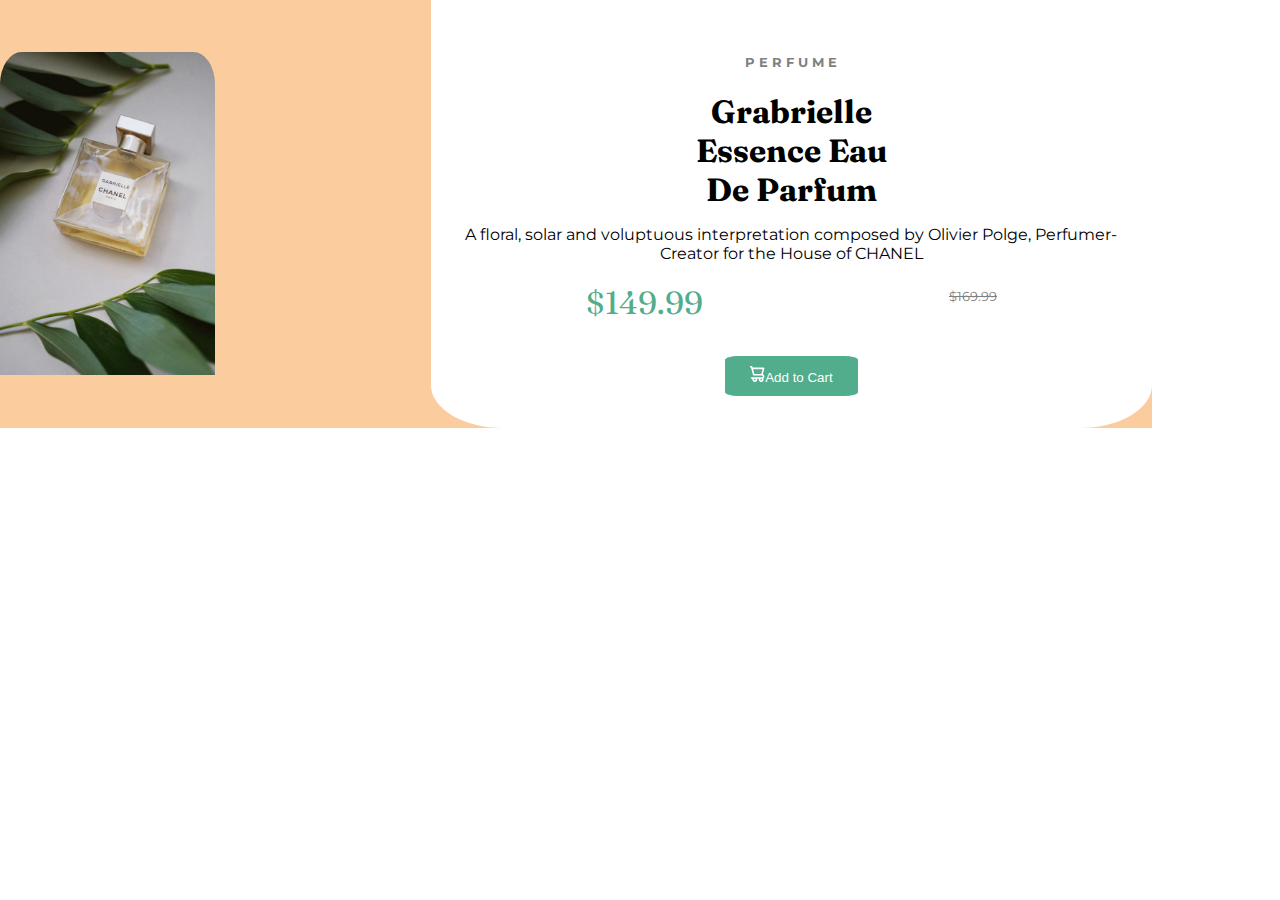
<file: index.html>
<!DOCTYPE html>
<html lang="en">
<head>
    <meta charset="UTF-8">
    <meta name="viewport" content="width=device-width, initial-scale=1.0">
    <link rel="stylesheet" href="style.css">
    <link rel="preconnect" href="https://fonts.googleapis.com">
    <link rel="preconnect" href="https://fonts.gstatic.com" crossorigin>
    <link href="https://fonts.googleapis.com/css2?family=Fraunces:opsz,wght@9..144,700&family=Montserrat:ital,wght@0,500;1,700&display=swap" rel="stylesheet">
    <title>Product Preview</title>
</head>
<body>
    <div class="container">
        <div class="image">
            <img src="img/image-product-mobile.jpg" alt="Product Image" class="image__mobile">
            <img src="img/image-product-desktop.jpg" alt="Product Image" class="image__desktop">
        </div>
        <div class="infobloc">
            <h5 class="infobloc__name">P E R F U M E</h5>
            <h1 class="infobloc__titre">Grabrielle<br>Essence Eau<br>De Parfum</h1>
            <p class="product-description">A floral, solar and voluptuous interpretation composed by Olivier Polge, Perfumer-Creator for the House of CHANEL</p>
            <div class="price">
                <p class="price__real">$149.99</p>
                <p class="price__crossed">$169.99</p>
            </div>
            <button type="button"><img src="img/icon-cart.svg" alt="Cart Icon">Add to Cart</button>
        </div>
    </div>
</body>
</html>
</file>
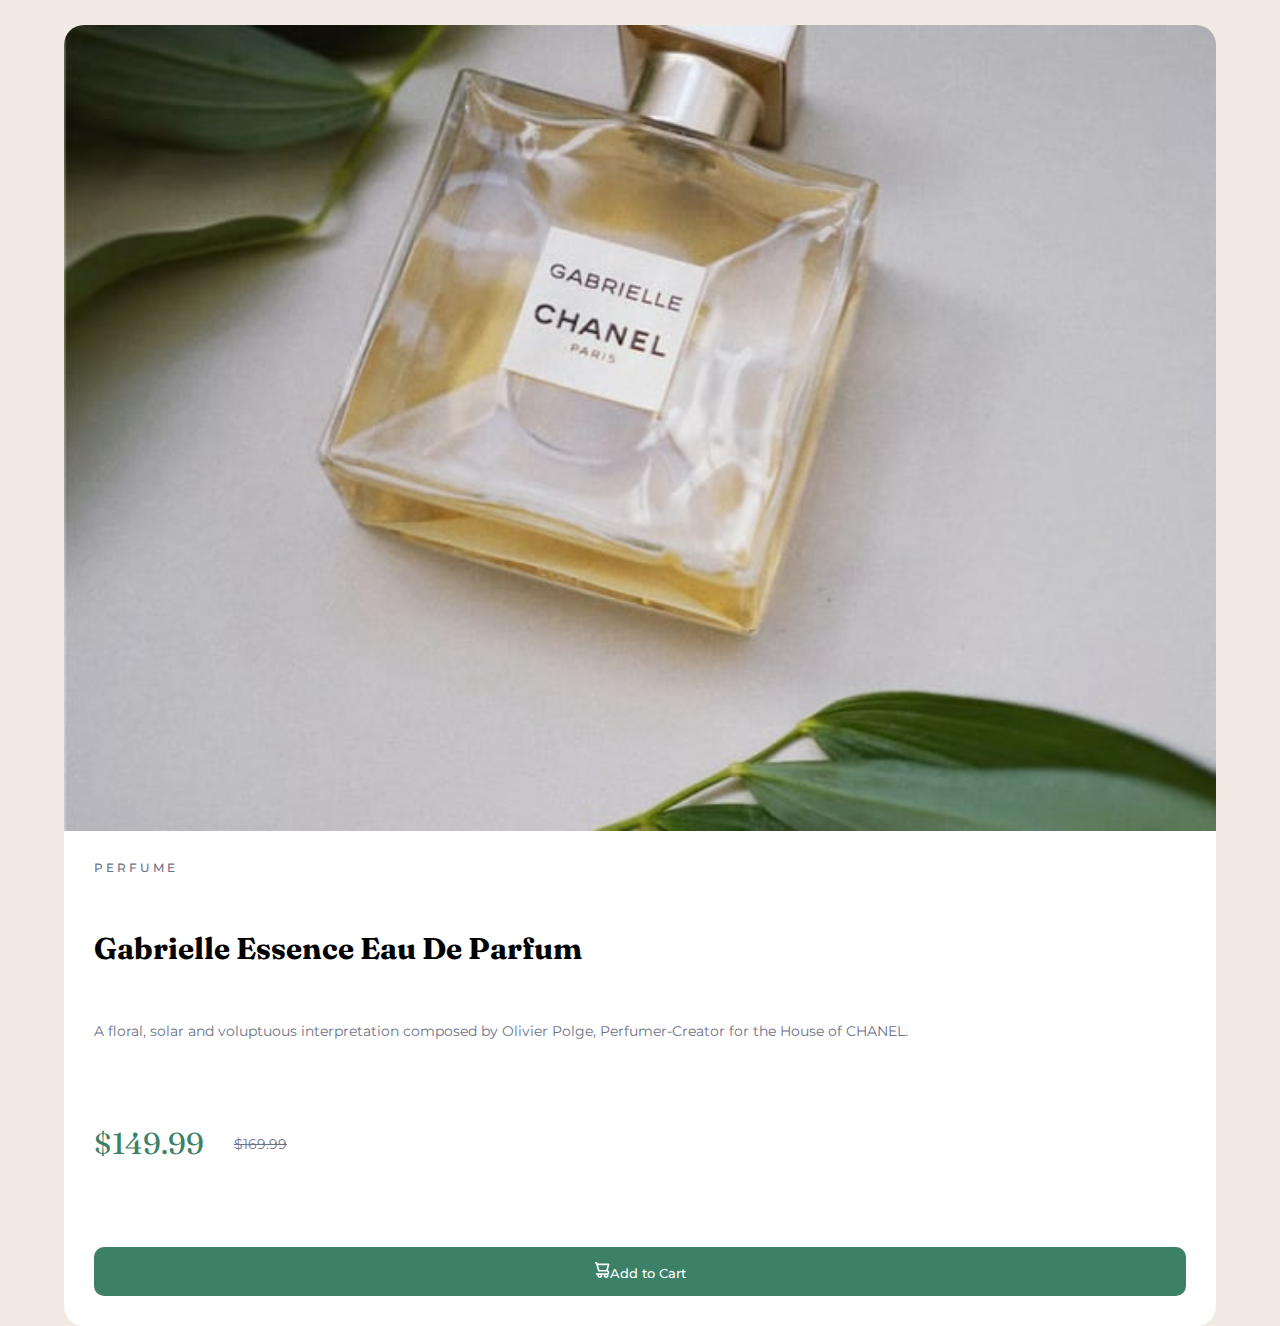
<file: product-preview/index.html>
<!DOCTYPE html>
<html lang="en">
<head>
  <meta charset="UTF-8">
  <meta name="viewport" content="width=device-width, initial-scale=1.0"> 
  <link rel="preconnect" href="https://fonts.googleapis.com">
  <link rel="stylesheet"  href="style.css">
<link rel="preconnect" href="https://fonts.gstatic.com" crossorigin>
<link href="https://fonts.googleapis.com/css2?family=Fraunces:opsz,wght@9..144,700&family=Montserrat:wght@500;700&display=swap" rel="stylesheet">
  <title>Product preview</title>

</head>
<body>
<img src="images/image-product-mobile.jpg" class="phone"  >
<section class="text">
 <h2 class="text__smalltitle">P e r f u m e</h2>

  <h1 class="text__bigtitle">Gabrielle Essence Eau De Parfum</h1>

  <p class="text__paragraphe">A floral, solar and voluptuous interpretation composed by Olivier Polge, 
    Perfumer-Creator for the House of CHANEL.</p>
<section class="text__price">
  <p class="text__price--big">$149.99</p>
  <p class="text__price--small">$169.99</p>
</section>
  <button class="text__button"><img src="images/icon-cart.svg">Add to Cart</button>
</section>
</body>
</html>
</file>
<file: style.css>
body {
  margin: 0;
  font-family: "Montserrat", sans-serif;
}

.container {
  display: flex;
  flex-direction: column;
  align-items: center;
  background-color: #FBCC9D;
}

.image {
  position: relative;
  text-align: center;
}

.image__mobile {
  border-radius: 10% 10% 0 0;
  width: 100%;
  display: block;
}

.image__desktop {
  display: none;
}

.infobloc {
  background-color: white;
  border-radius: 0 0 10% 10%;
  padding: 2em;
  text-align: center;
}

.infobloc__name {
  text-transform: uppercase;
  color: grey;
}

.infobloc__titre {
  font-family: "Fraunces", serif;
  margin: 0;
}

.infobloc__description {
  color: grey;
}

.price {
  margin: 20px 0;
  display: flex;
  justify-content: space-around;
}

.price__real {
  color: #52AD8C;
  font-family: "Fraunces", serif;
  font-size: 2em;
  margin: 0;
  text-shadow: #52AD8C;
}

.price__crossed {
  color: grey;
  font-size: small;
  text-decoration: line-through;
  margin: 5px 0;
}

button {
  background-color: #52AD8C;
  border: 0;
  width: 10em;
  height: 3em;
  color: white;
  border-radius: 10%;
  margin-top: 1em;
}

@media screen and (min-width: 375px) {
  .image__mobile {
    display: none;
  }
  .image__desktop {
    border-radius: 10% 10% 0 0;
    width: 50%;
    display: block;
  }
  .container {
    flex-direction: row;
    justify-content: space-around;
    width: 90%;
  }
  .infbloc {
    width: 50%;
  }
}/*# sourceMappingURL=style.css.map */
</file>
<file: product-preview/style.css>
* {
  margin: 0;
}

body {
  margin-top: 25px;
  background-color: hsl(30, 38%, 92%);
  display: flex;
  flex-direction: column;
  align-items: center;
  font-size: 14px;
}

.phone {
  border-radius: 20px 20px 0 0;
  width: 90%;
}

.text {
  display: flex;
  flex-direction: column;
  justify-content: space-between;
  background-color: white;
  border-radius: 0 0 20px 20px;
  width: 90%;
  height: 55vh;
}

.text__smalltitle {
  font-family: "Montserrat", sans-serif;
  color: hsl(228, 12%, 48%);
  font-weight: 500;
  text-transform: uppercase;
  font-size: smaller;
  text-align: left;
  margin-left: 30px;
  margin-top: 30px;
}

.text__bigtitle {
  font-family: "Fraunces", serif;
  font-size: 30px;
  font-weight: 700;
  margin-left: 30px;
}

.text__paragraphe {
  font-family: "Montserrat", sans-serif;
  color: hsl(228, 12%, 48%);
  margin-left: 30px;
  margin-right: 30px;
  margin-bottom: 30px;
}

.text__price {
  display: flex;
  align-items: center;
}

.text__price--big {
  font-family: "Fraunces", serif;
  color: hsl(158, 36%, 37%);
  font-size: 30px;
  margin-left: 30px;
}

.text__price--small {
  font-family: "Montserrat", sans-serif;
  margin-left: 30px;
  text-decoration: line-through;
  color: hsl(228, 12%, 48%);
}

.text__button {
  font-family: "Montserrat", sans-serif;
  margin: 30px;
  background-color: hsl(158, 36%, 37%);
  border: none;
  border-radius: 10px;
  font-family: "Montserrat", sans-serif;
  font-weight: 500;
  color: white;
  padding: 15px;
}/*# sourceMappingURL=style.css.map */
</file>
